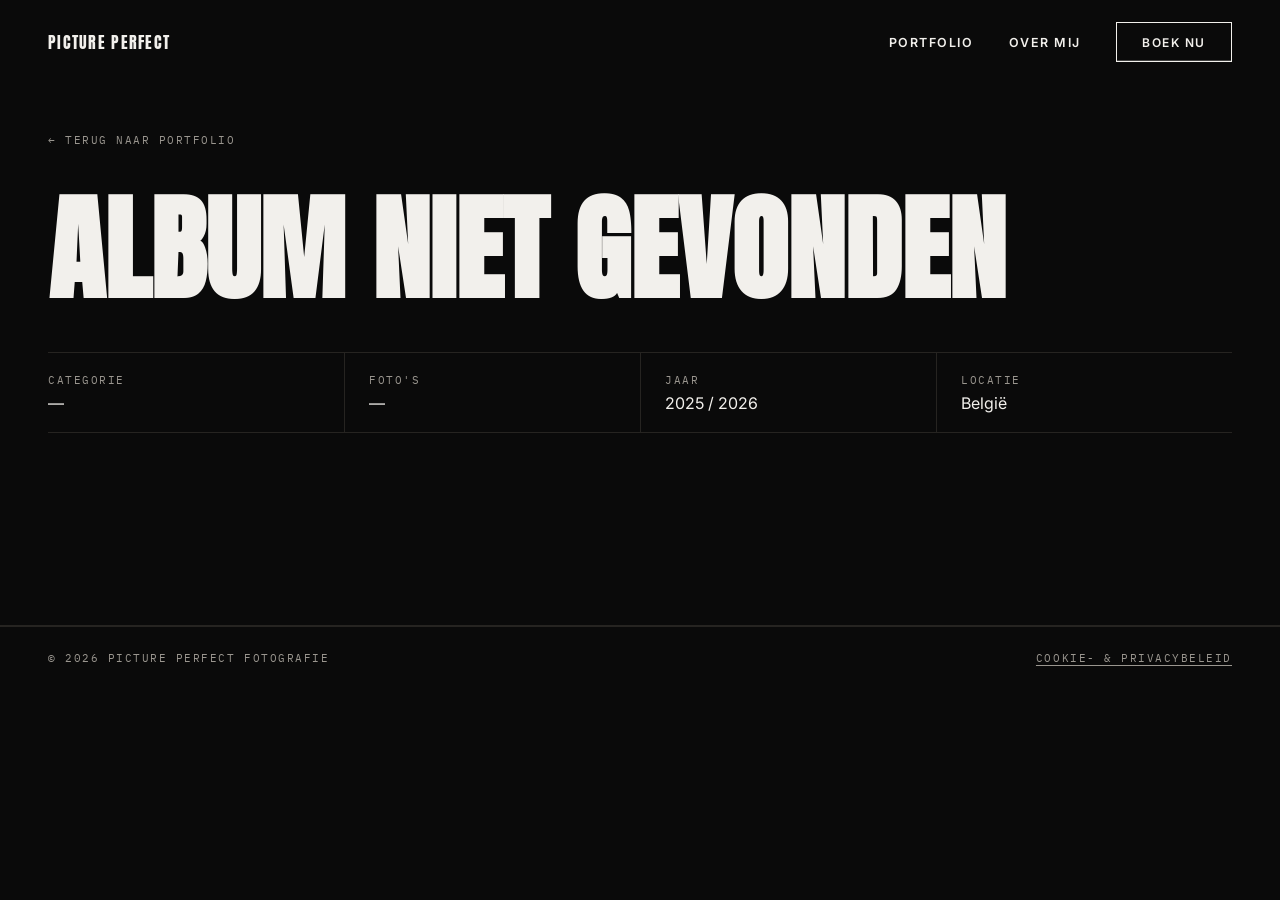
<file: album.html>
<!DOCTYPE html>
<html lang="nl">
<head>
  <meta charset="UTF-8">
  <meta name="viewport" content="width=device-width, initial-scale=1.0">
  <title>Album — Picture Perfect</title>

  <link rel="preconnect" href="https://fonts.googleapis.com">
  <link rel="preconnect" href="https://fonts.gstatic.com" crossorigin>
  <link href="https://fonts.googleapis.com/css2?family=Anton&family=Great+Vibes&family=IBM+Plex+Mono:wght@400;500&family=Inter:wght@400;600&family=Italiana&display=swap" rel="stylesheet">

  <link rel="stylesheet" href="style.css">
</head>
<body>

  <!-- ===== HEADER ===== -->
  <header class="site-header">
    <a href="index.html" class="logo">PICTURE PERFECT</a>

    <button class="hamburger" aria-label="Menu openen" aria-expanded="false">
      <span></span><span></span><span></span>
    </button>

    <nav class="nav">
      <a href="index.html#portfolio">PORTFOLIO</a>
      <a href="index.html#over-mij">OVER MIJ</a>
      <a href="index.html#contact" class="btn">BOEK NU</a>
    </nav>
  </header>

  <!-- ===== ALBUM HEADER — layout F (filled in by script.js) ===== -->
  <section class="album">
    <a class="meta album__back" data-album-back href="index.html">&larr; TERUG NAAR PORTFOLIO</a>
    <h1 class="album__title" data-album-title>ALBUM</h1>
    <div class="album__specs">
      <div class="meta"><span>CATEGORIE</span><span class="v" data-spec-category>—</span></div>
      <div class="meta"><span>FOTO'S</span><span class="v" data-spec-count>—</span></div>
      <div class="meta"><span>JAAR</span><span class="v">2025 / 2026</span></div>
      <div class="meta"><span>LOCATIE</span><span class="v">België</span></div>
    </div>
  </section>

  <!-- ===== GALLERY — efferd masonry with contact-sheet numbers ===== -->
  <div class="gallery" data-album-gallery></div>

  <!-- ===== FOOTER (compact) ===== -->
  <footer class="footer">
    <div class="footer__bottom">
      <p class="meta">&copy; 2026 PICTURE PERFECT FOTOGRAFIE</p>
      <a class="meta" href="privacybeleid.html">COOKIE- &amp; PRIVACYBELEID</a>
    </div>
  </footer>

  <script src="albums.js"></script>
  <script src="script.js"></script>
</body>
</html>
</file>
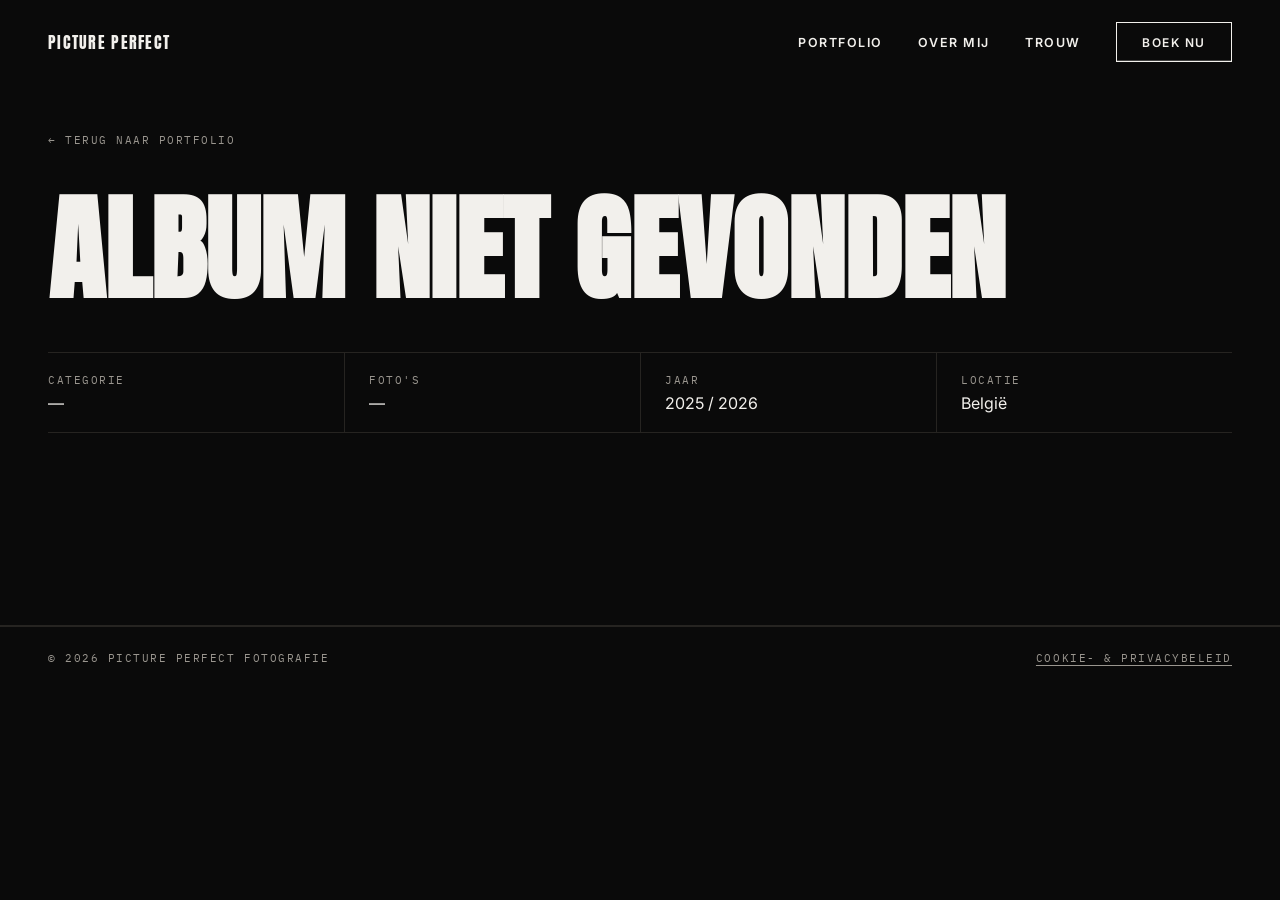
<file: demo-album.html>
<!DOCTYPE html>
<html lang="nl">
<head>
  <meta charset="UTF-8">
  <meta name="viewport" content="width=device-width, initial-scale=1.0">
  <title>Album — Picture Perfect (demo)</title>

  <link rel="preconnect" href="https://fonts.googleapis.com">
  <link rel="preconnect" href="https://fonts.gstatic.com" crossorigin>
  <link href="https://fonts.googleapis.com/css2?family=Anton&family=Great+Vibes&family=IBM+Plex+Mono:wght@400;500&family=Inter:wght@400;600&family=Italiana&display=swap" rel="stylesheet">

  <link rel="stylesheet" href="demo.css">
</head>
<body>

  <!-- ===== HEADER ===== -->
  <header class="site-header">
    <a href="demo-index.html" class="logo">PICTURE PERFECT</a>

    <button class="hamburger" aria-label="Menu openen" aria-expanded="false">
      <span></span><span></span><span></span>
    </button>

    <nav class="nav">
      <a href="demo-index.html#portfolio">PORTFOLIO</a>
      <a href="demo-index.html#over-mij">OVER MIJ</a>
      <a href="demo-index.html#trouw">TROUW</a>
      <a href="demo-index.html#contact" class="btn">BOEK NU</a>
    </nav>
  </header>

  <!-- ===== ALBUM HEADER — layout F (filled in by demo.js) ===== -->
  <section class="album">
    <a class="meta album__back" data-album-back href="demo-index.html">&larr; TERUG NAAR PORTFOLIO</a>
    <h1 class="album__title" data-album-title>ALBUM</h1>
    <div class="album__specs">
      <div class="meta"><span>CATEGORIE</span><span class="v" data-spec-category>—</span></div>
      <div class="meta"><span>FOTO'S</span><span class="v" data-spec-count>—</span></div>
      <div class="meta"><span>JAAR</span><span class="v">2025 / 2026</span></div>
      <div class="meta"><span>LOCATIE</span><span class="v">België</span></div>
    </div>
  </section>

  <!-- ===== GALLERY — efferd masonry with contact-sheet numbers ===== -->
  <div class="gallery" data-album-gallery></div>

  <!-- ===== FOOTER (compact) ===== -->
  <footer class="footer">
    <div class="footer__bottom">
      <p class="meta">&copy; 2026 PICTURE PERFECT FOTOGRAFIE</p>
      <a class="meta" href="privacybeleid.html">COOKIE- &amp; PRIVACYBELEID</a>
    </div>
  </footer>

  <script src="albums.js"></script>
  <script src="demo.js"></script>
</body>
</html>
</file>
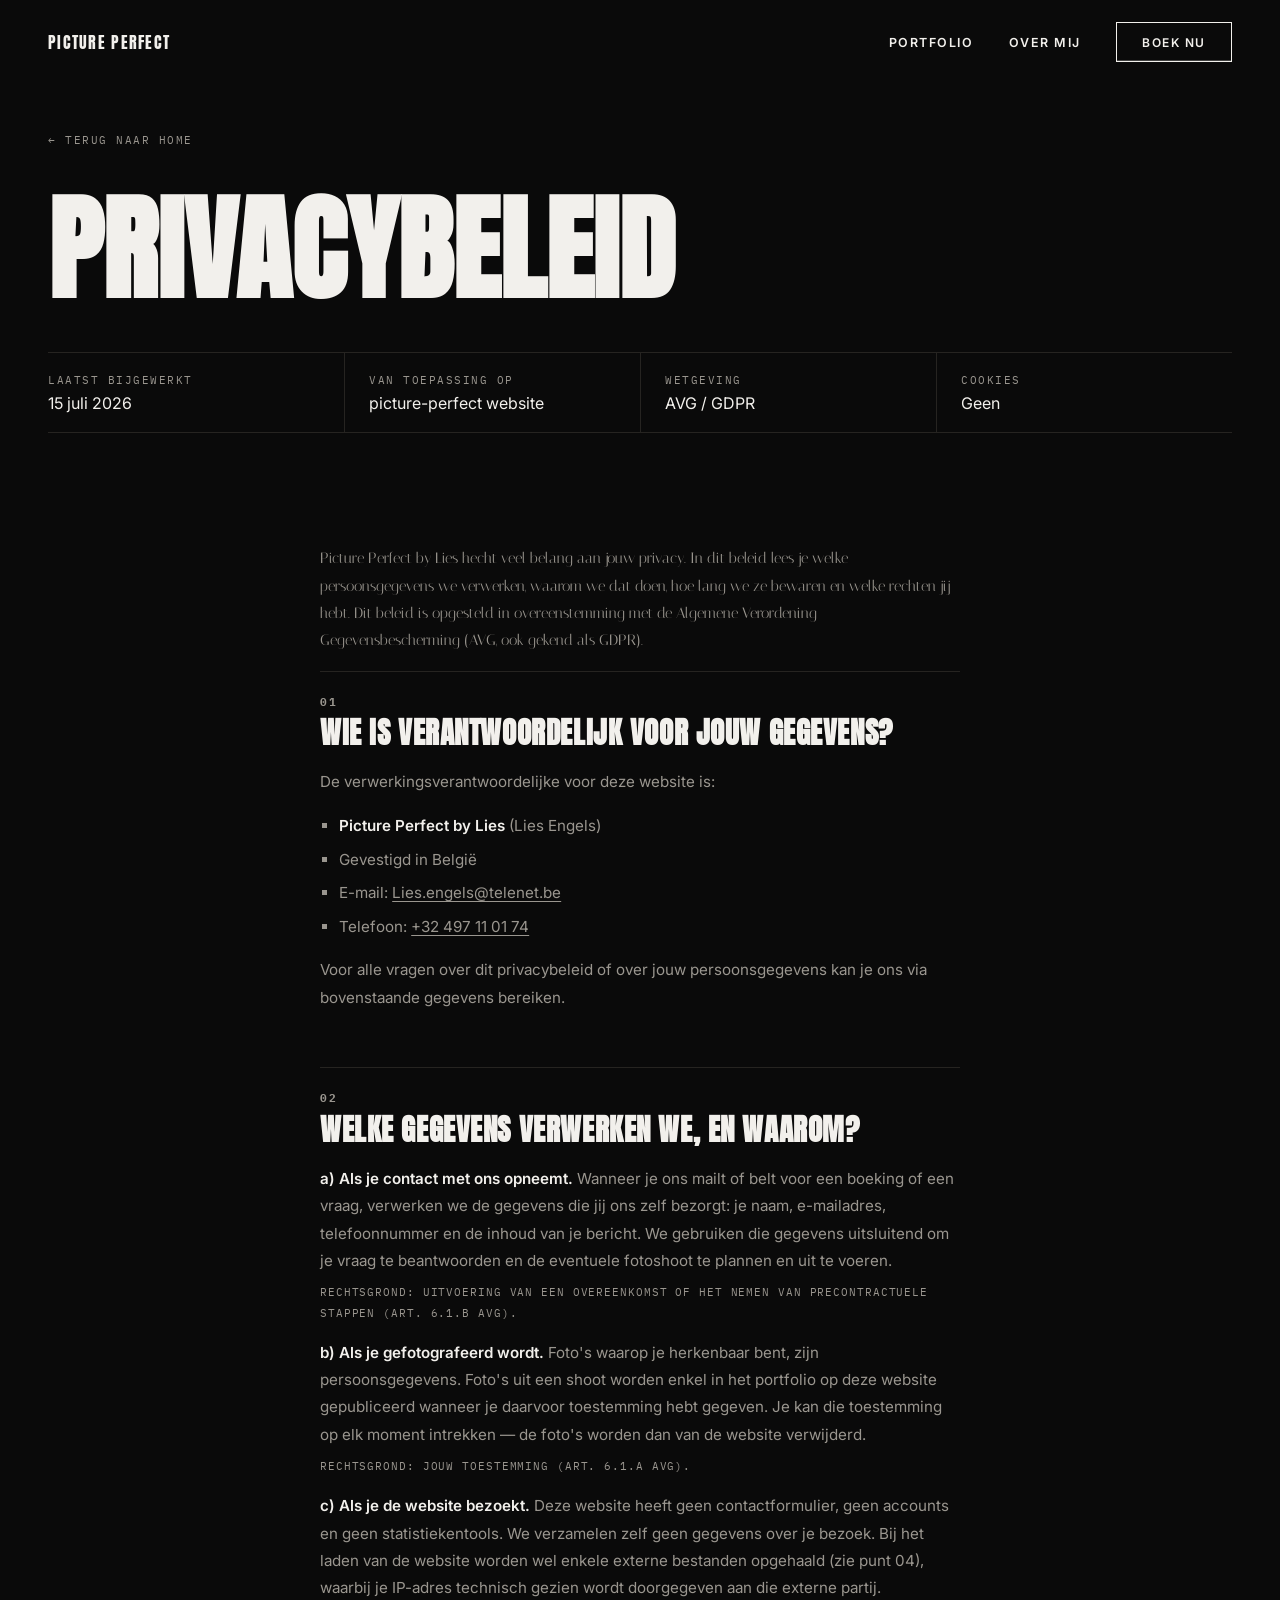
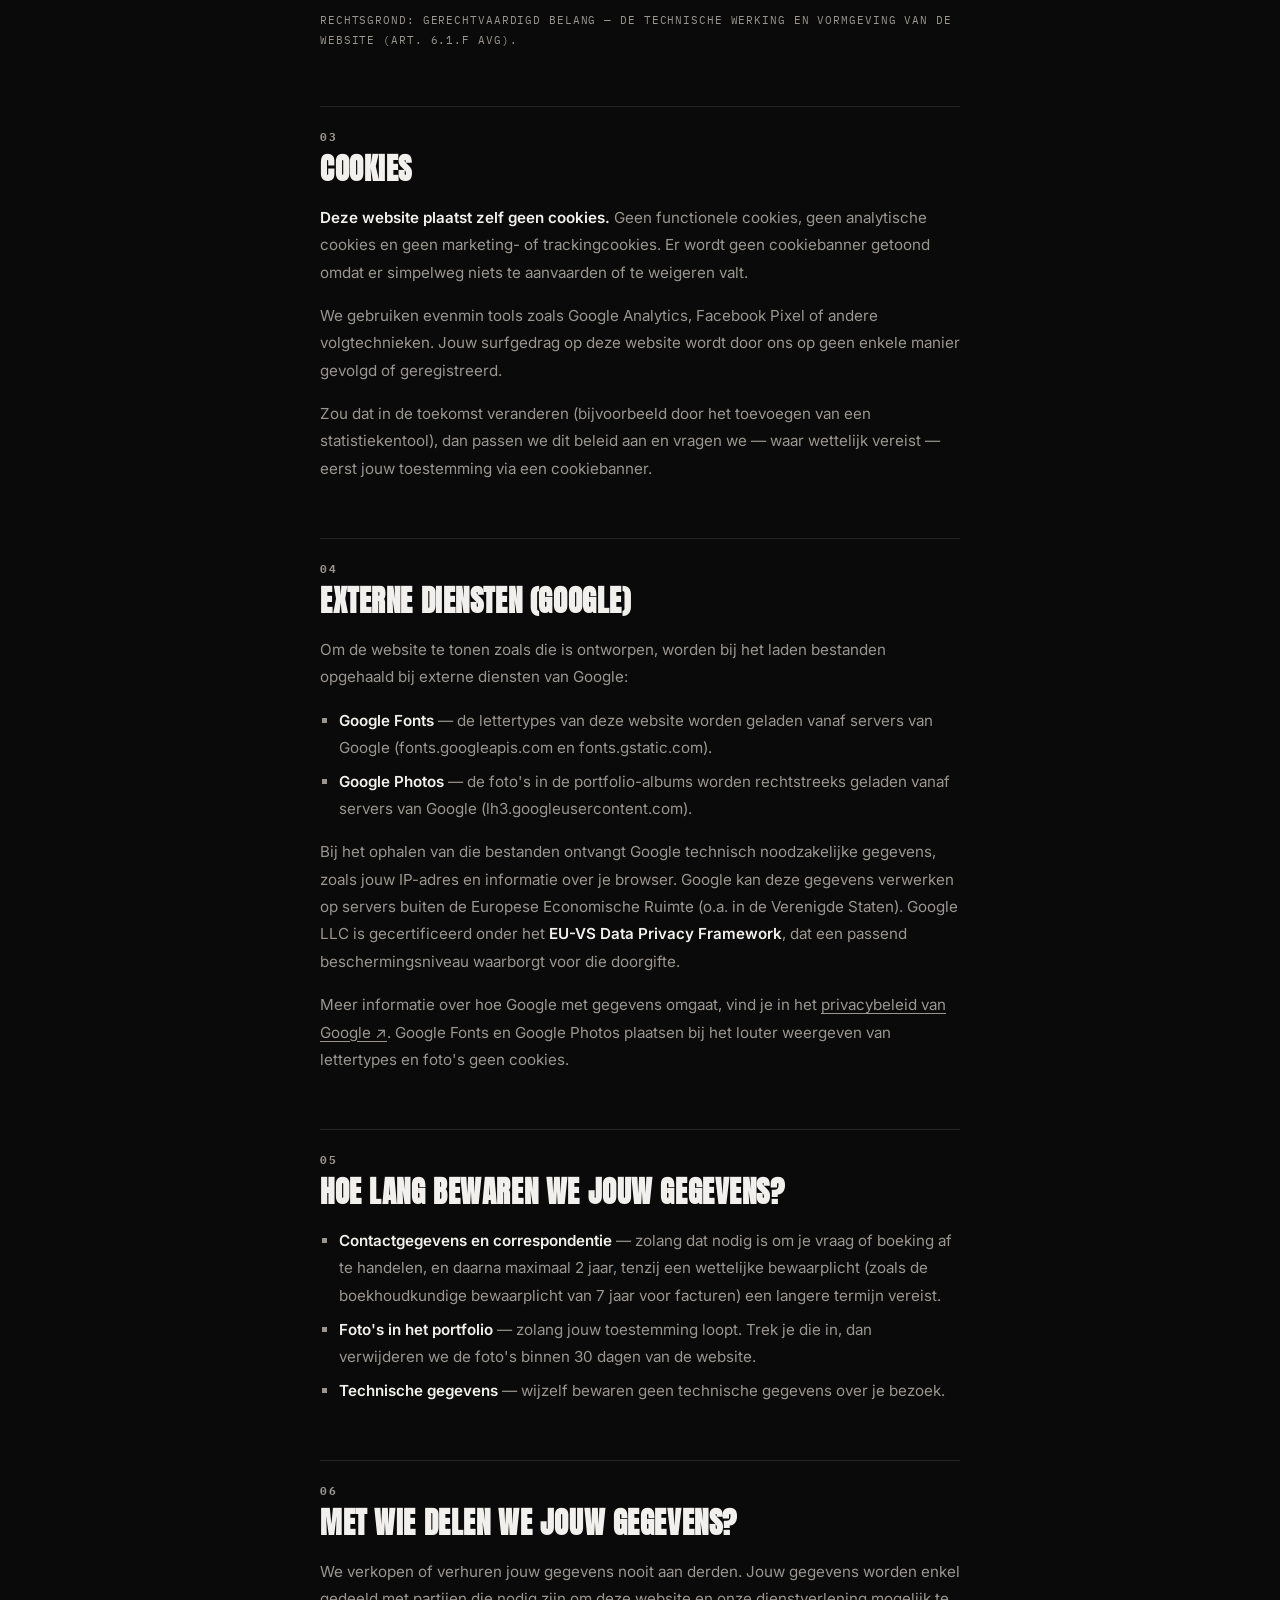
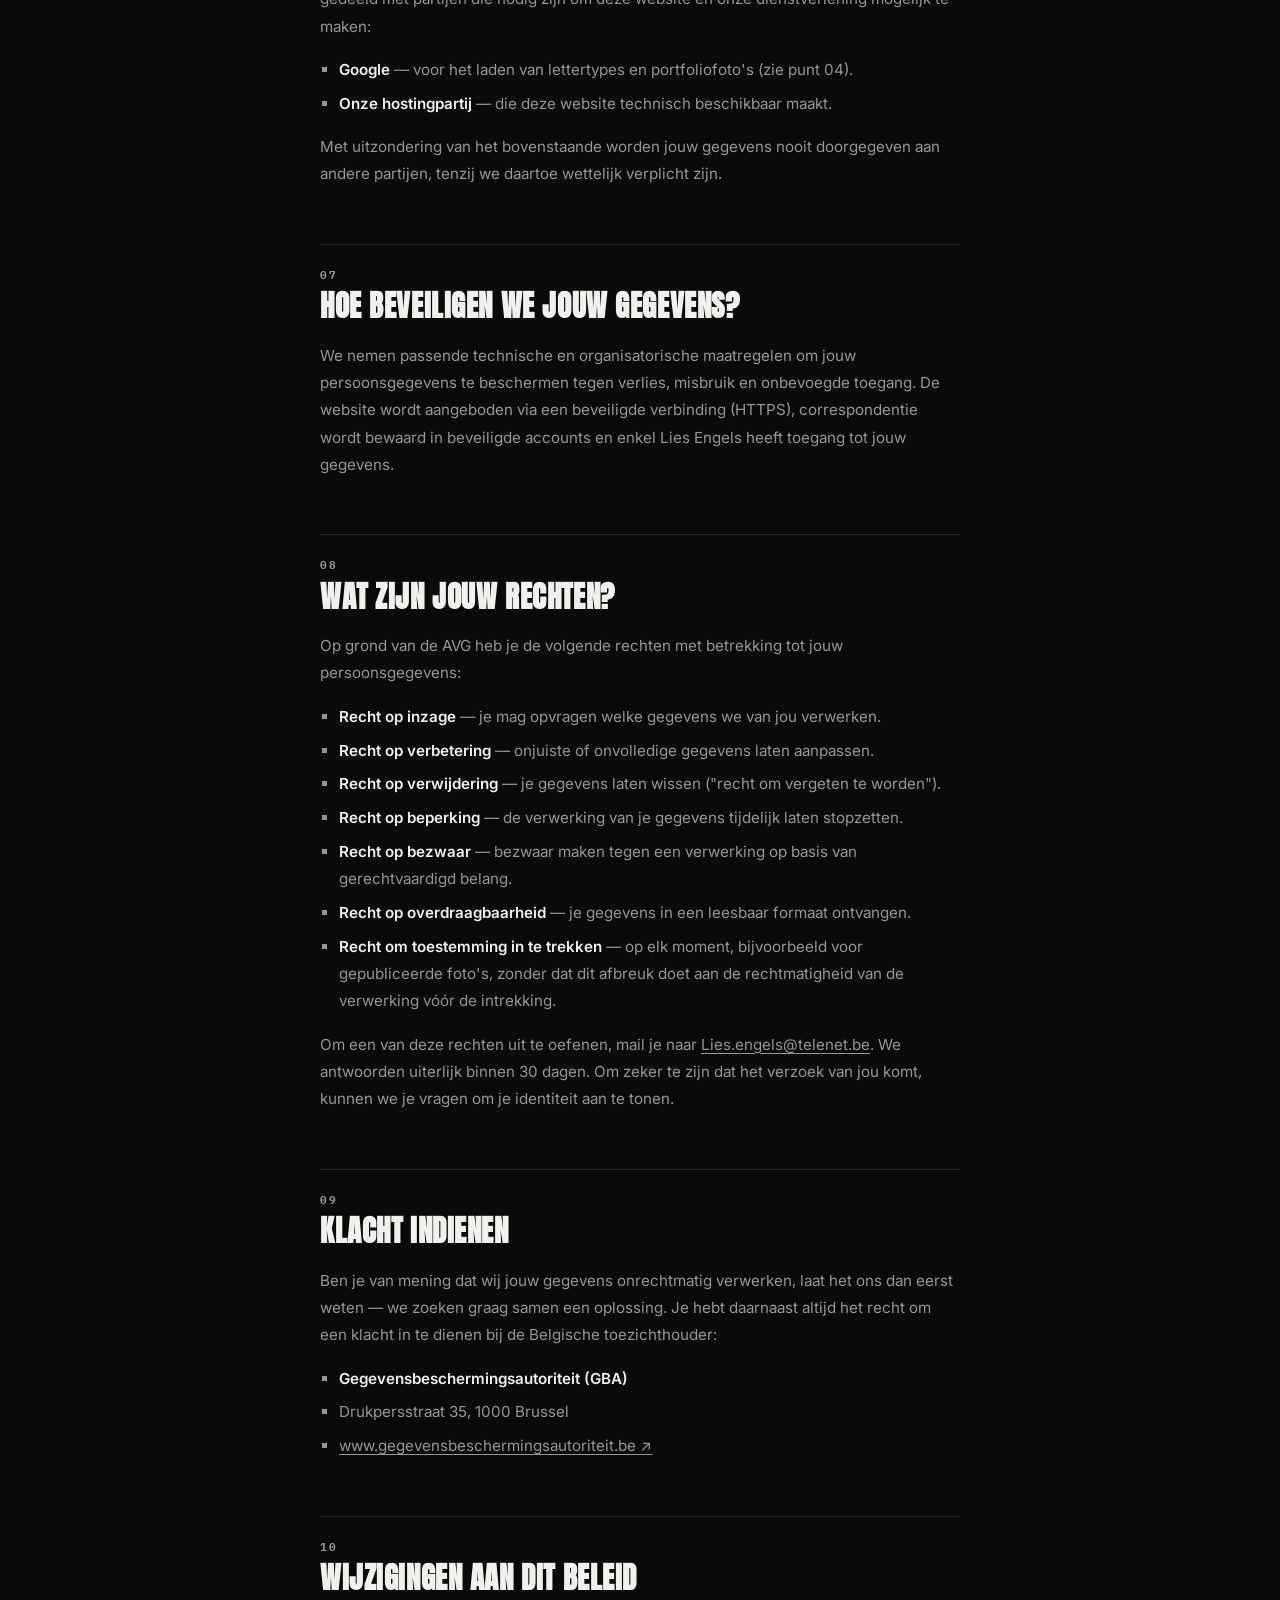
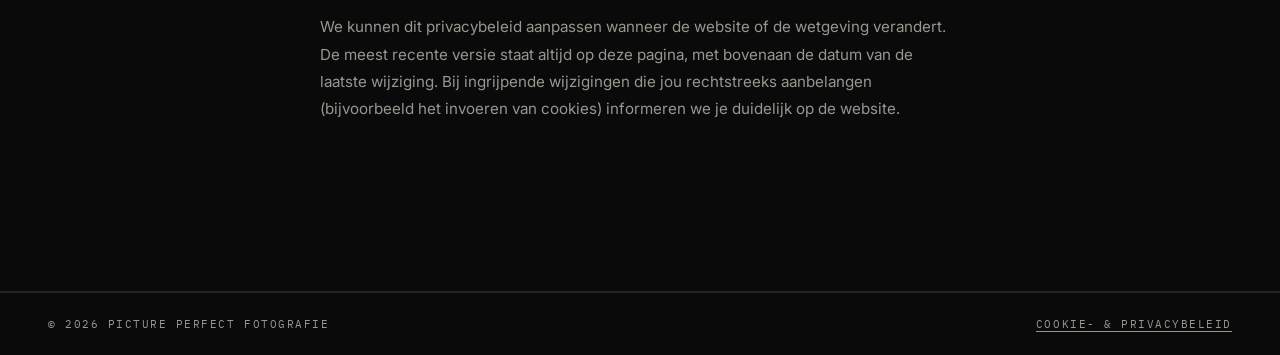
<file: privacybeleid.html>
<!DOCTYPE html>
<html lang="nl">
<head>
  <meta charset="UTF-8">
  <meta name="viewport" content="width=device-width, initial-scale=1.0">
  <title>Cookie- &amp; privacybeleid — Picture Perfect</title>

  <link rel="preconnect" href="https://fonts.googleapis.com">
  <link rel="preconnect" href="https://fonts.gstatic.com" crossorigin>
  <link href="https://fonts.googleapis.com/css2?family=Anton&family=Great+Vibes&family=IBM+Plex+Mono:wght@400;500&family=Inter:wght@400;600&family=Italiana&display=swap" rel="stylesheet">

  <link rel="stylesheet" href="style.css">
</head>
<body>

  <!-- ===== HEADER ===== -->
  <header class="site-header">
    <a href="index.html" class="logo">PICTURE PERFECT</a>

    <button class="hamburger" aria-label="Menu openen" aria-expanded="false">
      <span></span><span></span><span></span>
    </button>

    <nav class="nav">
      <a href="index.html#portfolio">PORTFOLIO</a>
      <a href="index.html#over-mij">OVER MIJ</a>
      <a href="index.html#contact" class="btn">BOEK NU</a>
    </nav>
  </header>

  <!-- ===== TITEL ===== -->
  <section class="album">
    <a class="meta album__back" href="index.html">&larr; TERUG NAAR HOME</a>
    <h1 class="album__title">Privacy&shy;beleid</h1>
    <div class="album__specs">
      <div class="meta"><span>LAATST BIJGEWERKT</span><span class="v">15 juli 2026</span></div>
      <div class="meta"><span>VAN TOEPASSING OP</span><span class="v">picture-perfect website</span></div>
      <div class="meta"><span>WETGEVING</span><span class="v">AVG / GDPR</span></div>
      <div class="meta"><span>COOKIES</span><span class="v">Geen</span></div>
    </div>
  </section>

  <!-- ===== INHOUD ===== -->
  <main class="legal">

    <p class="legal__intro">Picture Perfect by Lies hecht veel belang aan jouw privacy. In dit beleid lees je
    welke persoonsgegevens we verwerken, waarom we dat doen, hoe lang we ze bewaren en welke rechten
    jij hebt. Dit beleid is opgesteld in overeenstemming met de Algemene Verordening
    Gegevensbescherming (AVG, ook gekend als GDPR).</p>

    <section>
      <h2><span class="meta">01</span>Wie is verantwoordelijk voor jouw gegevens?</h2>
      <p>De verwerkingsverantwoordelijke voor deze website is:</p>
      <ul>
        <li><b>Picture Perfect by Lies</b> (Lies Engels)</li>
        <li>Gevestigd in België</li>
        <li>E-mail: <a href="mailto:Lies.engels@telenet.be">Lies.engels@telenet.be</a></li>
        <li>Telefoon: <a href="tel:+32497110174">+32 497 11 01 74</a></li>
      </ul>
      <p>Voor alle vragen over dit privacybeleid of over jouw persoonsgegevens kan je ons via
      bovenstaande gegevens bereiken.</p>
    </section>

    <section>
      <h2><span class="meta">02</span>Welke gegevens verwerken we, en waarom?</h2>
      <p><b>a) Als je contact met ons opneemt.</b> Wanneer je ons mailt of belt voor een boeking of
      een vraag, verwerken we de gegevens die jij ons zelf bezorgt: je naam, e-mailadres,
      telefoonnummer en de inhoud van je bericht. We gebruiken die gegevens uitsluitend om je vraag
      te beantwoorden en de eventuele fotoshoot te plannen en uit te voeren.
      <span class="legal__basis">Rechtsgrond: uitvoering van een overeenkomst of het nemen van
      precontractuele stappen (art. 6.1.b AVG).</span></p>
      <p><b>b) Als je gefotografeerd wordt.</b> Foto's waarop je herkenbaar bent, zijn
      persoonsgegevens. Foto's uit een shoot worden enkel in het portfolio op deze website
      gepubliceerd wanneer je daarvoor toestemming hebt gegeven. Je kan die toestemming op elk
      moment intrekken — de foto's worden dan van de website verwijderd.
      <span class="legal__basis">Rechtsgrond: jouw toestemming (art. 6.1.a AVG).</span></p>
      <p><b>c) Als je de website bezoekt.</b> Deze website heeft geen contactformulier, geen
      accounts en geen statistiekentools. We verzamelen zelf geen gegevens over je bezoek. Bij het
      laden van de website worden wel enkele externe bestanden opgehaald (zie punt 04), waarbij je
      IP-adres technisch gezien wordt doorgegeven aan die externe partij.
      <span class="legal__basis">Rechtsgrond: gerechtvaardigd belang — de technische werking en
      vormgeving van de website (art. 6.1.f AVG).</span></p>
    </section>

    <section>
      <h2><span class="meta">03</span>Cookies</h2>
      <p><b>Deze website plaatst zelf geen cookies.</b> Geen functionele cookies, geen
      analytische cookies en geen marketing- of trackingcookies. Er wordt geen cookiebanner
      getoond omdat er simpelweg niets te aanvaarden of te weigeren valt.</p>
      <p>We gebruiken evenmin tools zoals Google Analytics, Facebook Pixel of andere volgtechnieken.
      Jouw surfgedrag op deze website wordt door ons op geen enkele manier gevolgd of geregistreerd.</p>
      <p>Zou dat in de toekomst veranderen (bijvoorbeeld door het toevoegen van een
      statistiekentool), dan passen we dit beleid aan en vragen we — waar wettelijk vereist — eerst
      jouw toestemming via een cookiebanner.</p>
    </section>

    <section>
      <h2><span class="meta">04</span>Externe diensten (Google)</h2>
      <p>Om de website te tonen zoals die is ontworpen, worden bij het laden bestanden opgehaald bij
      externe diensten van Google:</p>
      <ul>
        <li><b>Google Fonts</b> — de lettertypes van deze website worden geladen vanaf servers van
        Google (fonts.googleapis.com en fonts.gstatic.com).</li>
        <li><b>Google Photos</b> — de foto's in de portfolio-albums worden rechtstreeks geladen
        vanaf servers van Google (lh3.googleusercontent.com).</li>
      </ul>
      <p>Bij het ophalen van die bestanden ontvangt Google technisch noodzakelijke gegevens, zoals
      jouw IP-adres en informatie over je browser. Google kan deze gegevens verwerken op servers
      buiten de Europese Economische Ruimte (o.a. in de Verenigde Staten). Google LLC is
      gecertificeerd onder het <b>EU-VS Data Privacy Framework</b>, dat een passend
      beschermingsniveau waarborgt voor die doorgifte.</p>
      <p>Meer informatie over hoe Google met gegevens omgaat, vind je in het
      <a href="https://policies.google.com/privacy?hl=nl" target="_blank" rel="noopener">privacybeleid van Google &nearr;</a>.
      Google Fonts en Google Photos plaatsen bij het louter weergeven van lettertypes en foto's
      geen cookies.</p>
    </section>

    <section>
      <h2><span class="meta">05</span>Hoe lang bewaren we jouw gegevens?</h2>
      <ul>
        <li><b>Contactgegevens en correspondentie</b> — zolang dat nodig is om je vraag of boeking
        af te handelen, en daarna maximaal 2 jaar, tenzij een wettelijke bewaarplicht (zoals de
        boekhoudkundige bewaarplicht van 7 jaar voor facturen) een langere termijn vereist.</li>
        <li><b>Foto's in het portfolio</b> — zolang jouw toestemming loopt. Trek je die in, dan
        verwijderen we de foto's binnen 30 dagen van de website.</li>
        <li><b>Technische gegevens</b> — wijzelf bewaren geen technische gegevens over je bezoek.</li>
      </ul>
    </section>

    <section>
      <h2><span class="meta">06</span>Met wie delen we jouw gegevens?</h2>
      <p>We verkopen of verhuren jouw gegevens nooit aan derden. Jouw gegevens worden enkel gedeeld
      met partijen die nodig zijn om deze website en onze dienstverlening mogelijk te maken:</p>
      <ul>
        <li><b>Google</b> — voor het laden van lettertypes en portfoliofoto's (zie punt 04).</li>
        <li><b>Onze hostingpartij</b> — die deze website technisch beschikbaar maakt.</li>
      </ul>
      <p>Met uitzondering van het bovenstaande worden jouw gegevens nooit doorgegeven aan andere
      partijen, tenzij we daartoe wettelijk verplicht zijn.</p>
    </section>

    <section>
      <h2><span class="meta">07</span>Hoe beveiligen we jouw gegevens?</h2>
      <p>We nemen passende technische en organisatorische maatregelen om jouw persoonsgegevens te
      beschermen tegen verlies, misbruik en onbevoegde toegang. De website wordt aangeboden via een
      beveiligde verbinding (HTTPS), correspondentie wordt bewaard in beveiligde accounts en enkel
      Lies Engels heeft toegang tot jouw gegevens.</p>
    </section>

    <section>
      <h2><span class="meta">08</span>Wat zijn jouw rechten?</h2>
      <p>Op grond van de AVG heb je de volgende rechten met betrekking tot jouw persoonsgegevens:</p>
      <ul>
        <li><b>Recht op inzage</b> — je mag opvragen welke gegevens we van jou verwerken.</li>
        <li><b>Recht op verbetering</b> — onjuiste of onvolledige gegevens laten aanpassen.</li>
        <li><b>Recht op verwijdering</b> — je gegevens laten wissen ("recht om vergeten te worden").</li>
        <li><b>Recht op beperking</b> — de verwerking van je gegevens tijdelijk laten stopzetten.</li>
        <li><b>Recht op bezwaar</b> — bezwaar maken tegen een verwerking op basis van gerechtvaardigd belang.</li>
        <li><b>Recht op overdraagbaarheid</b> — je gegevens in een leesbaar formaat ontvangen.</li>
        <li><b>Recht om toestemming in te trekken</b> — op elk moment, bijvoorbeeld voor gepubliceerde
        foto's, zonder dat dit afbreuk doet aan de rechtmatigheid van de verwerking vóór de intrekking.</li>
      </ul>
      <p>Om een van deze rechten uit te oefenen, mail je naar
      <a href="mailto:Lies.engels@telenet.be">Lies.engels@telenet.be</a>. We antwoorden uiterlijk
      binnen 30 dagen. Om zeker te zijn dat het verzoek van jou komt, kunnen we je vragen om je
      identiteit aan te tonen.</p>
    </section>

    <section>
      <h2><span class="meta">09</span>Klacht indienen</h2>
      <p>Ben je van mening dat wij jouw gegevens onrechtmatig verwerken, laat het ons dan eerst
      weten — we zoeken graag samen een oplossing. Je hebt daarnaast altijd het recht om een klacht
      in te dienen bij de Belgische toezichthouder:</p>
      <ul>
        <li><b>Gegevensbeschermingsautoriteit (GBA)</b></li>
        <li>Drukpersstraat 35, 1000 Brussel</li>
        <li><a href="https://www.gegevensbeschermingsautoriteit.be" target="_blank" rel="noopener">www.gegevensbeschermingsautoriteit.be &nearr;</a></li>
      </ul>
    </section>

    <section>
      <h2><span class="meta">10</span>Wijzigingen aan dit beleid</h2>
      <p>We kunnen dit privacybeleid aanpassen wanneer de website of de wetgeving verandert. De meest
      recente versie staat altijd op deze pagina, met bovenaan de datum van de laatste wijziging.
      Bij ingrijpende wijzigingen die jou rechtstreeks aanbelangen (bijvoorbeeld het invoeren van
      cookies) informeren we je duidelijk op de website.</p>
    </section>

  </main>

  <!-- ===== FOOTER (compact) ===== -->
  <footer class="footer">
    <div class="footer__bottom">
      <p class="meta">&copy; 2026 PICTURE PERFECT FOTOGRAFIE</p>
      <a class="meta" href="privacybeleid.html">COOKIE- &amp; PRIVACYBELEID</a>
    </div>
  </footer>

  <script src="script.js"></script>
</body>
</html>
</file>
<file: style.css>
/* ==========================================================
   PICTURE PERFECT
   Combines layout demos A–G and animation demos 1–10.
   Used only by index.html and album.html.
   ========================================================== */

*, *::before, *::after { margin: 0; padding: 0; box-sizing: border-box; }

:root {
  --bg: #0a0a0a;
  --panel: #121110;
  --text: #f2f0ec;   /* warm white */
  --muted: #9a968f;
  --line: #262421;
  --font-display: 'Anton', sans-serif;
  --font-serif: 'Italiana', serif;
  --font-script: 'Great Vibes', cursive;
  --font-body: 'Inter', sans-serif;
  --font-mono: 'IBM Plex Mono', monospace;
  --pad: clamp(1.5rem, 4vw, 3rem);
  --section: clamp(9rem, 14vw, 15rem);
  --ease-out: cubic-bezier(0.22, 1, 0.36, 1);
  --ease-inout: cubic-bezier(0.65, 0, 0.35, 1);
}

html { scroll-behavior: smooth; }

body {
  font-family: var(--font-body);
  background: var(--bg);
  color: var(--text);
  -webkit-font-smoothing: antialiased;
}

img { display: block; }
a { color: inherit; text-decoration: none; }
ul { list-style: none; }

/* ---------- caption / metadata system (the signature) ---------- */
.meta {
  font-family: var(--font-mono);
  font-size: 0.68rem;
  letter-spacing: 0.14em;
  text-transform: uppercase;
  color: var(--muted);
}
.meta b { color: var(--text); font-weight: 500; }

/* ---------- buttons (animation 9) ---------- */
.btn {
  display: inline-block;
  font: 600 0.85rem var(--font-body);
  letter-spacing: 0.12em;
  padding: 1rem 2.5rem;
  border: 1px solid var(--text);
  background: transparent;
  color: var(--text);
  position: relative;
  overflow: hidden;
  cursor: pointer;
  transition: color 0.35s ease;
  z-index: 1;
}
.btn::before {
  content: '';
  position: absolute;
  inset: 0;
  background: var(--text);
  transform: translateY(101%);
  transition: transform 0.4s var(--ease-inout);
  z-index: -1;
}
.btn:hover { color: var(--bg); }
.btn:hover::before { transform: translateY(0); }
.btn--sweep::before { transform: translateX(-101%); }
.btn--sweep:hover::before { transform: translateX(0); }
.btn .ar { display: inline-block; margin-left: 0.6em; transition: transform 0.3s ease; }
.btn:hover .ar { transform: translateX(6px); }

/* ==========================================================
   SCROLL REVEALS (fade-up, staggered via --d in ms)
   ========================================================== */
[data-reveal] {
  opacity: 0;
  transform: translateY(28px);
  transition: opacity 0.8s ease, transform 0.8s var(--ease-out);
  transition-delay: calc(var(--d, 0) * 1ms);
}
[data-reveal].is-in {
  opacity: 1;
  transform: none;
}

/* ---------- image curtain (animation 5) ---------- */
.curtain { position: relative; overflow: hidden; }
.curtain img {
  transform: scale(1.22);
  transition: transform 1.6s var(--ease-out);
}
.curtain::after {
  content: '';
  position: absolute;
  inset: 0;
  background: var(--bg);
  transition: transform 1.1s var(--ease-inout);
}
.curtain.is-in img { transform: scale(1); }
.curtain.is-in::after { transform: translateX(101%); }

/* ---------- ken burns (animation 6) ---------- */
.kenburns img { animation: kenburns 16s ease-in-out infinite alternate; }
@keyframes kenburns {
  from { transform: scale(1) translate(0, 0); }
  to   { transform: scale(1.1) translate(-1.5%, 1.5%); }
}

/* ---------- film grain + vignette (animation 10) ---------- */
.grain::before {
  content: '';
  position: absolute;
  inset: 0;
  background: radial-gradient(ellipse at center, transparent 55%, rgba(0, 0, 0, 0.5) 100%);
  pointer-events: none;
  z-index: 2;
}
.grain::after {
  content: '';
  position: absolute;
  inset: -50%;
  background-image: url("data:image/svg+xml,%3Csvg xmlns='http://www.w3.org/2000/svg' width='120' height='120'%3E%3Cfilter id='n'%3E%3CfeTurbulence type='fractalNoise' baseFrequency='0.9' numOctaves='2'/%3E%3C/filter%3E%3Crect width='120' height='120' filter='url(%23n)' opacity='0.13'/%3E%3C/svg%3E");
  animation: grain 0.5s steps(4) infinite;
  pointer-events: none;
  z-index: 2;
}
@keyframes grain {
  to { transform: translate(-8%, 6%); }
}

/* ---------- letters cascade (animation 1) ---------- */
.cascade span {
  display: inline-block;
  opacity: 0;
  transform: translateY(0.6em) rotate(6deg);
}
.cascade.play span {
  animation: cascade 0.7s var(--ease-out) forwards;
  animation-delay: calc(var(--i) * 45ms);
}
@keyframes cascade {
  to { opacity: 1; transform: translateY(0) rotate(0); }
}

/* ---------- blur & tracking (animation 3) ---------- */
.blur-in {
  opacity: 0;
  filter: blur(14px);
  letter-spacing: 0.4em;
}
.blur-in.play {
  animation: blurin 1.6s ease forwards;
}
@keyframes blurin {
  to { opacity: 1; filter: blur(0); letter-spacing: 0.02em; }
}

/* ==========================================================
   HEADER / NAV
   ========================================================== */
.site-header {
  position: fixed;
  top: 0; left: 0; right: 0;
  z-index: 100;
  display: flex;
  align-items: center;
  justify-content: space-between;
  padding: 1.4rem var(--pad);
  mix-blend-mode: normal;
}
.logo {
  font-family: var(--font-display);
  font-size: 1rem;
  letter-spacing: 0.08em;
  z-index: 110;
}
.hamburger {
  border: none;
  background: transparent;
  display: none;
  flex-direction: column;
  justify-content: center;
  gap: 6px;
  width: 44px;
  height: 44px;
  padding: 8px;
  cursor: pointer;
  z-index: 110;
}
.hamburger span {
  width: 100%; height: 2px;
  background: var(--text);
  transition: transform 0.3s ease, opacity 0.3s ease;
}
.hamburger.is-open span:nth-child(1) { transform: translateY(8px) rotate(45deg); }
.hamburger.is-open span:nth-child(2) { opacity: 0; }
.hamburger.is-open span:nth-child(3) { transform: translateY(-8px) rotate(-45deg); }

.nav { display: flex; align-items: center; gap: 2.2rem; }
.nav a:not(.btn) {
  font: 600 0.78rem var(--font-body);
  letter-spacing: 0.12em;
  position: relative;
}
.nav a:not(.btn)::after {
  content: '';
  position: absolute;
  left: 0; bottom: -5px;
  width: 100%; height: 1px;
  background: var(--text);
  transform: scaleX(0);
  transform-origin: left;
  transition: transform 0.4s var(--ease-out);
}
.nav a:not(.btn):hover::after { transform: scaleX(1); }
.nav .btn { padding: 0.7rem 1.6rem; font-size: 0.75rem; }

@media (max-width: 900px) {
  .hamburger { display: flex; }
  .nav {
    position: fixed;
    inset: 0;
    background: var(--bg);
    flex-direction: column;
    justify-content: center;
    gap: 2.5rem;
    opacity: 0;
    visibility: hidden;
    transition: opacity 0.3s ease, visibility 0.3s ease;
  }
  .nav.is-open { opacity: 1; visibility: visible; }
  .nav a:not(.btn) { font-family: var(--font-display); font-size: 2rem; font-weight: 400; }
  body.nav-open { overflow: hidden; }
}

/* ==========================================================
   HERO (overlap: titel over de foto + animations 2, 6, 10)
   ========================================================== */
.hero {
  min-height: 100svh;
  position: relative;
  overflow: hidden;
}
.hero__photo {
  position: absolute;
  top: 0; right: 0; bottom: 0;
  /* breed genoeg zodat de titel altijd over de foto valt, ook op grote schermen */
  width: max(62%, calc(100% - 780px));
  overflow: hidden;
}
.hero__photo img {
  width: 100%; height: 100%;
  object-fit: cover;
  filter: grayscale(100%) contrast(1.05);
}
.hero__photo .shade {
  position: absolute; inset: 0;
  background: linear-gradient(to right, rgba(10, 10, 10, 0.35), transparent 40%);
  z-index: 3;
}
.hero__lockup {
  position: absolute;
  top: 50%; left: var(--pad);
  transform: translateY(-50%);
  z-index: 5;
}
.hero__kicker { margin-bottom: 2rem; }
.hero__title {
  font-family: var(--font-display);
  font-size: clamp(3.5rem, 12.5vw, 15rem);
  line-height: 0.9;
  text-transform: uppercase;
  white-space: nowrap;
  text-shadow: 0 2px 40px rgba(0, 0, 0, 0.4);
}
.hero__title .outline {
  color: transparent;
  -webkit-text-stroke: 1.5px var(--text);
  text-shadow: none;
}
.hero__script {
  font-family: var(--font-script);
  font-size: clamp(2rem, 5vw, 4.5rem);
  display: block;
  margin: -0.2em 0 0 3.5em;
  rotate: -3deg;
}
.hero__meta {
  position: absolute;
  left: var(--pad); bottom: 2.5rem;
  z-index: 5;
}
/* line mask reveal (animation 2) */
.line { overflow: hidden; display: block; }
.line > span {
  display: block;
  transform: translateY(112%);
  transition: transform 0.95s var(--ease-out);
  transition-delay: var(--d, 0s);
}
.play .line > span { transform: translateY(0); }
.hero__kicker,
.hero__script,
.hero__meta {
  opacity: 0;
  transition: opacity 1s ease 0.7s;
}
.play .hero__kicker,
.play .hero__script,
.play .hero__meta { opacity: 1; }
@media (max-width: 900px) {
  .hero__photo { width: 100%; opacity: 0.45; }
  .hero__title { white-space: normal; }
  .hero__script { margin-left: 1.5em; }
}

/* ==========================================================
   WORK INDEX (layout B + hover preview)
   ========================================================== */
.work { padding: var(--section) 0; position: relative; }
.work__head {
  max-width: 76rem;
  margin: 0 auto 3rem;
  padding: 0 var(--pad);
  display: flex;
  justify-content: space-between;
  align-items: baseline;
  gap: 1rem;
}
.work__head h2 {
  font-family: var(--font-serif);
  font-size: clamp(1.8rem, 4vw, 3rem);
  letter-spacing: 0.06em;
  text-transform: uppercase;
}
.work__row {
  max-width: 76rem;
  margin: 0 auto;
  padding: 2.2rem var(--pad);
  border-top: 1px solid var(--line);
  display: grid;
  grid-template-columns: 3rem 1fr auto auto;
  align-items: baseline;
  gap: 2rem;
  transition: background 0.3s ease, padding-left 0.3s ease;
}
.work__row:last-of-type { border-bottom: 1px solid var(--line); }
.work__row:hover { background: var(--panel); padding-left: calc(var(--pad) + 0.8rem); }
.work__row .t {
  font-family: var(--font-display);
  font-size: clamp(1.8rem, 4.5vw, 3.4rem);
  text-transform: uppercase;
  line-height: 1;
}
.work__row .arrow { font-size: 1.4rem; transition: transform 0.3s ease; }
.work__row:hover .arrow { transform: translateX(8px); }
.work__preview {
  position: absolute;
  width: 260px;
  aspect-ratio: 4 / 5;
  object-fit: cover;
  pointer-events: none;
  opacity: 0;
  transform: scale(0.92) rotate(2deg);
  transition: opacity 0.25s ease, transform 0.35s var(--ease-out);
  z-index: 10;
  border-radius: 4px;
}
.work__preview.on { opacity: 1; transform: scale(1) rotate(0); }
@media (max-width: 900px) {
  .work__row { grid-template-columns: 2rem 1fr auto; }
  .work__row .cat { display: none; }
  .work__preview { display: none; }
}

/* ==========================================================
   MUSEUM GRID (layout C + curtain + hover)
   ========================================================== */
.museum { padding: var(--section) var(--pad); max-width: 80rem; margin: 0 auto; }
.museum__head { margin-bottom: 4rem; display: flex; justify-content: space-between; align-items: baseline; gap: 1rem; }
.museum__head h2 {
  font-family: var(--font-serif);
  font-size: clamp(1.8rem, 4vw, 3rem);
  letter-spacing: 0.06em;
  text-transform: uppercase;
}
.museum__grid {
  display: grid;
  grid-template-columns: repeat(12, 1fr);
  gap: 1.5rem 2rem;
}
.museum__item img {
  width: 100%;
  object-fit: cover;
  filter: grayscale(100%);
  transition: filter 0.6s ease, transform 1.6s var(--ease-out);
}
.museum__item:hover img { filter: grayscale(0%); }
.museum__item .meta { margin-top: 0.8rem; display: flex; justify-content: space-between; }
.museum__item.m-a { grid-column: 1 / 6; }
.museum__item.m-a img { aspect-ratio: 3 / 4; }
.museum__item.m-b { grid-column: 7 / 13; margin-top: 8rem; }
.museum__item.m-b img { aspect-ratio: 4 / 3; }
.museum__item.m-c { grid-column: 3 / 9; margin-top: 4rem; }
.museum__item.m-c img { aspect-ratio: 16 / 10; }
.museum__more {
  grid-column: 9 / 13;
  align-self: end;
  font-family: var(--font-display);
  font-size: clamp(2rem, 5vw, 4rem);
  line-height: 1;
  text-transform: uppercase;
  color: transparent;
  -webkit-text-stroke: 1px var(--muted);
  transition: -webkit-text-stroke-color 0.3s ease;
}
.museum__more:hover { -webkit-text-stroke-color: var(--text); }
@media (max-width: 900px) {
  .museum__item.m-a, .museum__item.m-b, .museum__item.m-c, .museum__more {
    grid-column: 1 / 13;
    margin-top: 2rem;
  }
}
/* mobiel/tablet: geen hover mogelijk, dus meteen in kleur */
@media (hover: none), (pointer: coarse), (max-width: 1024px) {
  .museum__item img { filter: none; }
}

/* ==========================================================
   ABOUT SPREAD (layout D + blur quote + curtain portrait)
   ========================================================== */
.about {
  padding: var(--section) var(--pad);
  max-width: 80rem;
  margin: 0 auto;
  display: grid;
  grid-template-columns: repeat(12, 1fr);
  gap: 2rem;
}
.about__photo { grid-column: 1 / 6; position: relative; }
.about__photo img {
  width: 100%;
  aspect-ratio: 3 / 4;
  object-fit: cover;
  filter: grayscale(100%);
}
.about__photo > .meta { position: absolute; left: 0; bottom: -1.8rem; }
.about__body {
  grid-column: 7 / 13;
  display: flex;
  flex-direction: column;
  justify-content: center;
  gap: 2rem;
}
.about__quote {
  font-family: var(--font-serif);
  font-size: clamp(1.8rem, 3.6vw, 3.2rem);
  line-height: 1.25;
}
.about__quote .accent { font-family: var(--font-script); font-size: 1.1em; }
.about__text {
  color: var(--muted);
  line-height: 1.8;
  max-width: 52ch;
  font-size: 0.95rem;
}
.about__text::first-letter {
  font-family: var(--font-serif);
  font-size: 3.4em;
  float: left;
  line-height: 0.85;
  margin: 0.05em 0.15em 0 0;
  color: var(--text);
}
.about__sig { font-family: var(--font-script); font-size: 2.6rem; }
.about__facts {
  display: grid;
  grid-template-columns: repeat(3, auto);
  gap: 2.5rem;
  justify-content: start;
  border-top: 1px solid var(--line);
  padding-top: 1.5rem;
}
.about__facts .v {
  display: block;
  margin-top: 0.4rem;
  font: 400 0.85rem var(--font-body);
  color: var(--text);
  letter-spacing: 0;
  text-transform: none;
}
@media (max-width: 900px) {
  .about__photo { grid-column: 1 / 13; }
  .about__body { grid-column: 1 / 13; margin-top: 3rem; }
  .about__facts { grid-template-columns: 1fr 1fr; gap: 1.5rem; }
}

/* ==========================================================
   TROUW (layout E + handwriting 4 + ken burns 6 + grain 10)
   ========================================================== */
.trouw {
  position: relative;
  min-height: 90vh;
  display: flex;
  align-items: center;
  justify-content: center;
  overflow: hidden;
}
.trouw__bg {
  position: absolute;
  inset: 0;
  overflow: hidden;
}
.trouw__bg img {
  width: 100%; height: 100%;
  object-fit: cover;
}
.trouw__bg .shade {
  position: absolute; inset: 0;
  background: rgba(8, 7, 6, 0.55);
  z-index: 1;
}
.trouw__lockup { position: relative; z-index: 5; text-align: center; }
.trouw__big {
  font-family: var(--font-display);
  font-size: clamp(4rem, 13vw, 12rem);
  line-height: 0.95;
  text-transform: uppercase;
  color: transparent;
  -webkit-text-stroke: 1.5px var(--text);
  display: block;
}
.trouw__script {
  font-family: var(--font-script);
  font-size: clamp(3rem, 8vw, 7rem);
  display: block;
  margin-top: -0.55em;
  padding: 0 0.2em 0.15em;
  transform: rotate(-4deg);
  text-shadow: 0 4px 30px rgba(0, 0, 0, 0.5);
  /* handwriting wipe (animation 4) */
  clip-path: inset(0 100% 0 0);
}
.trouw.play .trouw__script { animation: wipe 1.8s var(--ease-inout) forwards; }
@keyframes wipe { to { clip-path: inset(0 0 0 0); } }
.trouw__btnrow { margin-top: 2.5rem; opacity: 0; transition: opacity 0.8s ease 1.3s; }
.trouw.play .trouw__btnrow { opacity: 1; }
.trouw .corner { position: absolute; z-index: 5; }
.trouw .c1 { top: 5.5rem; left: 1.5rem; }
.trouw .c2 { top: 5.5rem; right: 1.5rem; }
.trouw .c3 { bottom: 1.5rem; left: 1.5rem; }
.trouw .c4 { bottom: 1.5rem; right: 1.5rem; }

/* ==========================================================
   MARQUEE (animation 8)
   ========================================================== */
.marquee {
  overflow: hidden;
  border-top: 1px solid var(--line);
  padding: 1.4rem 0;
  white-space: nowrap;
}
.marquee__track { display: inline-block; animation: marquee 22s linear infinite; }
.marquee:hover .marquee__track { animation-play-state: paused; }
.marquee__track span {
  font-family: var(--font-display);
  font-size: clamp(1.6rem, 4vw, 2.6rem);
  letter-spacing: 0.06em;
  margin-right: 3rem;
  text-transform: uppercase;
}
.marquee__track .outline {
  color: transparent;
  -webkit-text-stroke: 1px #777;
}
@keyframes marquee { to { transform: translateX(-50%); } }

/* ==========================================================
   FOOTER (layout G + cascade 1 + buttons 9)
   ========================================================== */
.footer { border-top: 1px solid var(--line); }
.footer__cta {
  padding: var(--section) var(--pad);
  max-width: 80rem;
  margin: 0 auto;
  display: flex;
  flex-wrap: wrap;
  align-items: center;
  justify-content: space-between;
  gap: 2.5rem;
}
.footer__cta h2 {
  font-family: var(--font-display);
  font-size: clamp(2.5rem, 7vw, 6rem);
  line-height: 1;
  text-transform: uppercase;
}
.footer__cta .script {
  font-family: var(--font-script);
  text-transform: none;
  font-size: 0.9em;
  display: block;
  margin-bottom: 0.1em;
}
.footer__cols {
  max-width: 80rem;
  margin: 0 auto;
  padding: 0 var(--pad) 4rem;
  display: grid;
  grid-template-columns: repeat(3, 1fr);
  gap: 2rem;
}
.footer__cols a {
  display: block;
  margin-top: 0.7rem;
  color: var(--muted);
  font-size: 0.9rem;
  transition: color 0.2s;
}
.footer__cols a:hover { color: var(--text); }
.footer__bottom {
  border-top: 1px solid var(--line);
  padding: 1.5rem var(--pad);
  display: flex;
  justify-content: space-between;
  flex-wrap: wrap;
  gap: 1rem;
}
.footer__bottom a { text-decoration: underline; text-underline-offset: 3px; }
@media (max-width: 900px) {
  .footer__cols { grid-template-columns: 1fr; }
}

/* ==========================================================
   ALBUM PAGE (layout F + masonry gallery)
   ========================================================== */
.album {
  padding: 8rem var(--pad) 4rem;
  max-width: 80rem;
  margin: 0 auto;
}
.album__back { display: inline-block; margin-bottom: 3rem; transition: color 0.2s; }
.album__back:hover { color: var(--text); }
.album__title {
  font-family: var(--font-display);
  font-size: clamp(3rem, 9vw, 8rem);
  line-height: 0.95;
  text-transform: uppercase;
}
.album__specs {
  margin-top: 3rem;
  display: grid;
  grid-template-columns: repeat(4, 1fr);
  border-top: 1px solid var(--line);
  border-bottom: 1px solid var(--line);
}
.album__specs > div { padding: 1.2rem 0; }
.album__specs > div + div { border-left: 1px solid var(--line); padding-left: 1.5rem; }
.album__specs .v {
  display: block;
  margin-top: 0.4rem;
  font: 400 1rem var(--font-body);
  color: var(--text);
  letter-spacing: 0;
  text-transform: none;
}
@media (max-width: 900px) {
  .album__specs { grid-template-columns: 1fr 1fr; }
  .album__specs > div:nth-child(3) { border-left: none; padding-left: 0; }
}

/* masonry gallery (efferd layout) with contact-sheet numbers */
.gallery {
  max-width: 80rem;
  margin: 0 auto;
  padding: 3rem var(--pad) 5rem;
  columns: 1;
  column-gap: 1.5rem;
}
.gallery figure {
  break-inside: avoid;
  margin-bottom: 1.5rem;
  opacity: 0;
  transform: translateY(14px);
  transition: opacity 0.6s ease, transform 0.6s ease;
}
.gallery figure.is-loaded { opacity: 1; transform: none; }
.gallery img { width: 100%; border-radius: 4px; }
.gallery figcaption { margin-top: 0.5rem; }
@media (min-width: 600px)  { .gallery { columns: 2; } }
@media (min-width: 1024px) { .gallery { columns: 4; } }

/* categorie-overzicht: één kaart per album */
.gallery--albums {
  columns: auto;
  display: grid;
  grid-template-columns: repeat(3, 1fr);
  gap: 2rem;
}
.albumcard { display: block; }
.albumcard img {
  aspect-ratio: 3 / 4;
  object-fit: cover;
  filter: grayscale(100%);
  transition: filter 0.6s ease;
}
.albumcard:hover img { filter: none; }
.albumcard figcaption {
  display: flex;
  justify-content: space-between;
  margin-top: 0.8rem;
}
@media (max-width: 900px) {
  .gallery--albums { grid-template-columns: 1fr; }
}
@media (hover: none), (pointer: coarse), (max-width: 1024px) {
  .albumcard img { filter: none; }
}

/* ==========================================================
   LEGAL (privacybeleid)
   ========================================================== */
.legal {
  max-width: 46rem;
  margin: 0 auto;
  padding: 3rem var(--pad) 7rem;
}
.legal__intro {
  font-family: var(--font-serif);
  font-size: clamp(1.2rem, 2.2vw, 1.5rem);
  line-height: 1.55;
  margin-bottom: 4rem;
}
.legal section { margin-bottom: 3.5rem; }
.legal h2 {
  font-family: var(--font-display);
  font-size: clamp(1.3rem, 2.6vw, 1.8rem);
  line-height: 1.15;
  text-transform: uppercase;
  letter-spacing: 0.02em;
  margin-bottom: 1.2rem;
  padding-top: 1.5rem;
  border-top: 1px solid var(--line);
}
.legal h2 .meta { display: block; margin-bottom: 0.5rem; }
.legal p {
  color: var(--muted);
  font-size: 0.95rem;
  line-height: 1.8;
  margin-bottom: 1rem;
}
.legal p b, .legal li b { color: var(--text); font-weight: 600; }
.legal ul {
  margin: 0 0 1rem;
  padding-left: 1.2rem;
  list-style: square;
}
.legal li {
  color: var(--muted);
  font-size: 0.95rem;
  line-height: 1.8;
  margin-bottom: 0.4rem;
}
.legal a { text-decoration: underline; text-underline-offset: 3px; }
.legal a:hover { color: var(--text); }
.legal__basis {
  display: block;
  margin-top: 0.5rem;
  font-family: var(--font-mono);
  font-size: 0.7rem;
  letter-spacing: 0.08em;
  text-transform: uppercase;
}
</file>
<file: demo.css>
/* ==========================================================
   PICTURE PERFECT — DEMO SITE
   Combines layout demos A–G and animation demos 1–10.
   Used only by demo-index.html and demo-album.html.
   ========================================================== */

*, *::before, *::after { margin: 0; padding: 0; box-sizing: border-box; }

:root {
  --bg: #0a0a0a;
  --panel: #121110;
  --text: #f2f0ec;   /* warm white */
  --muted: #9a968f;
  --line: #262421;
  --font-display: 'Anton', sans-serif;
  --font-serif: 'Italiana', serif;
  --font-script: 'Great Vibes', cursive;
  --font-body: 'Inter', sans-serif;
  --font-mono: 'IBM Plex Mono', monospace;
  --pad: clamp(1.5rem, 4vw, 3rem);
  --ease-out: cubic-bezier(0.22, 1, 0.36, 1);
  --ease-inout: cubic-bezier(0.65, 0, 0.35, 1);
}

html { scroll-behavior: smooth; }

body {
  font-family: var(--font-body);
  background: var(--bg);
  color: var(--text);
  -webkit-font-smoothing: antialiased;
}

img { display: block; }
a { color: inherit; text-decoration: none; }
ul { list-style: none; }

/* ---------- caption / metadata system (the signature) ---------- */
.meta {
  font-family: var(--font-mono);
  font-size: 0.68rem;
  letter-spacing: 0.14em;
  text-transform: uppercase;
  color: var(--muted);
}
.meta b { color: var(--text); font-weight: 500; }

/* ---------- buttons (animation 9) ---------- */
.btn {
  display: inline-block;
  font: 600 0.85rem var(--font-body);
  letter-spacing: 0.12em;
  padding: 1rem 2.5rem;
  border: 1px solid var(--text);
  background: transparent;
  color: var(--text);
  position: relative;
  overflow: hidden;
  cursor: pointer;
  transition: color 0.35s ease;
  z-index: 1;
}
.btn::before {
  content: '';
  position: absolute;
  inset: 0;
  background: var(--text);
  transform: translateY(101%);
  transition: transform 0.4s var(--ease-inout);
  z-index: -1;
}
.btn:hover { color: var(--bg); }
.btn:hover::before { transform: translateY(0); }
.btn--sweep::before { transform: translateX(-101%); }
.btn--sweep:hover::before { transform: translateX(0); }
.btn .ar { display: inline-block; margin-left: 0.6em; transition: transform 0.3s ease; }
.btn:hover .ar { transform: translateX(6px); }

/* ==========================================================
   SCROLL REVEALS (fade-up, staggered via --d in ms)
   ========================================================== */
[data-reveal] {
  opacity: 0;
  transform: translateY(28px);
  transition: opacity 0.8s ease, transform 0.8s var(--ease-out);
  transition-delay: calc(var(--d, 0) * 1ms);
}
[data-reveal].is-in {
  opacity: 1;
  transform: none;
}

/* ---------- image curtain (animation 5) ---------- */
.curtain { position: relative; overflow: hidden; }
.curtain img {
  transform: scale(1.22);
  transition: transform 1.6s var(--ease-out);
}
.curtain::after {
  content: '';
  position: absolute;
  inset: 0;
  background: var(--bg);
  transition: transform 1.1s var(--ease-inout);
}
.curtain.is-in img { transform: scale(1); }
.curtain.is-in::after { transform: translateX(101%); }

/* ---------- ken burns (animation 6) ---------- */
.kenburns img { animation: kenburns 16s ease-in-out infinite alternate; }
@keyframes kenburns {
  from { transform: scale(1) translate(0, 0); }
  to   { transform: scale(1.1) translate(-1.5%, 1.5%); }
}

/* ---------- film grain + vignette (animation 10) ---------- */
.grain::before {
  content: '';
  position: absolute;
  inset: 0;
  background: radial-gradient(ellipse at center, transparent 55%, rgba(0, 0, 0, 0.5) 100%);
  pointer-events: none;
  z-index: 2;
}
.grain::after {
  content: '';
  position: absolute;
  inset: -50%;
  background-image: url("data:image/svg+xml,%3Csvg xmlns='http://www.w3.org/2000/svg' width='120' height='120'%3E%3Cfilter id='n'%3E%3CfeTurbulence type='fractalNoise' baseFrequency='0.9' numOctaves='2'/%3E%3C/filter%3E%3Crect width='120' height='120' filter='url(%23n)' opacity='0.13'/%3E%3C/svg%3E");
  animation: grain 0.5s steps(4) infinite;
  pointer-events: none;
  z-index: 2;
}
@keyframes grain {
  to { transform: translate(-8%, 6%); }
}

/* ---------- letters cascade (animation 1) ---------- */
.cascade span {
  display: inline-block;
  opacity: 0;
  transform: translateY(0.6em) rotate(6deg);
}
.cascade.play span {
  animation: cascade 0.7s var(--ease-out) forwards;
  animation-delay: calc(var(--i) * 45ms);
}
@keyframes cascade {
  to { opacity: 1; transform: translateY(0) rotate(0); }
}

/* ---------- blur & tracking (animation 3) ---------- */
.blur-in {
  opacity: 0;
  filter: blur(14px);
  letter-spacing: 0.4em;
}
.blur-in.play {
  animation: blurin 1.6s ease forwards;
}
@keyframes blurin {
  to { opacity: 1; filter: blur(0); letter-spacing: 0.02em; }
}

/* ==========================================================
   HEADER / NAV
   ========================================================== */
.site-header {
  position: fixed;
  top: 0; left: 0; right: 0;
  z-index: 100;
  display: flex;
  align-items: center;
  justify-content: space-between;
  padding: 1.4rem var(--pad);
  mix-blend-mode: normal;
}
.logo {
  font-family: var(--font-display);
  font-size: 1rem;
  letter-spacing: 0.08em;
  z-index: 110;
}
.hamburger {
  border: none;
  background: transparent;
  display: none;
  flex-direction: column;
  justify-content: center;
  gap: 6px;
  width: 44px;
  height: 44px;
  padding: 8px;
  cursor: pointer;
  z-index: 110;
}
.hamburger span {
  width: 100%; height: 2px;
  background: var(--text);
  transition: transform 0.3s ease, opacity 0.3s ease;
}
.hamburger.is-open span:nth-child(1) { transform: translateY(8px) rotate(45deg); }
.hamburger.is-open span:nth-child(2) { opacity: 0; }
.hamburger.is-open span:nth-child(3) { transform: translateY(-8px) rotate(-45deg); }

.nav { display: flex; align-items: center; gap: 2.2rem; }
.nav a:not(.btn) {
  font: 600 0.78rem var(--font-body);
  letter-spacing: 0.12em;
  position: relative;
}
.nav a:not(.btn)::after {
  content: '';
  position: absolute;
  left: 0; bottom: -5px;
  width: 100%; height: 1px;
  background: var(--text);
  transform: scaleX(0);
  transform-origin: left;
  transition: transform 0.4s var(--ease-out);
}
.nav a:not(.btn):hover::after { transform: scaleX(1); }
.nav .btn { padding: 0.7rem 1.6rem; font-size: 0.75rem; }

@media (max-width: 900px) {
  .hamburger { display: flex; }
  .nav {
    position: fixed;
    inset: 0;
    background: var(--bg);
    flex-direction: column;
    justify-content: center;
    gap: 2.5rem;
    opacity: 0;
    visibility: hidden;
    transition: opacity 0.3s ease, visibility 0.3s ease;
  }
  .nav.is-open { opacity: 1; visibility: visible; }
  .nav a:not(.btn) { font-family: var(--font-display); font-size: 2rem; font-weight: 400; }
  body.nav-open { overflow: hidden; }
}

/* ==========================================================
   HERO (layout A + animations 2, 6, 10)
   ========================================================== */
.hero {
  min-height: 100svh;
  display: grid;
  grid-template-columns: minmax(0, 5fr) minmax(0, 7fr);
  position: relative;
}
.hero__left {
  display: flex;
  flex-direction: column;
  justify-content: space-between;
  padding: 7rem var(--pad) 2.5rem;
  position: relative;
  z-index: 3;
}
.hero__kicker { margin-bottom: 2rem; }
.hero__kicker .rule {
  display: inline-block;
  width: 3rem; height: 1px;
  background: var(--muted);
  vertical-align: middle;
  margin-right: 0.8rem;
}
.hero__title {
  font-family: var(--font-display);
  font-size: clamp(3.2rem, 8.5vw, 9rem);
  line-height: 0.92;
  text-transform: uppercase;
  white-space: nowrap;
}
.hero__title .outline {
  color: transparent;
  -webkit-text-stroke: 1.5px var(--text);
}
.hero__script {
  font-family: var(--font-script);
  font-size: clamp(1.8rem, 4vw, 4rem);
  margin: 0.15em 0 0 0.6em;
  display: block;
}
/* line mask reveal (animation 2) */
.line { overflow: hidden; display: block; }
.line > span {
  display: block;
  transform: translateY(112%);
  transition: transform 0.95s var(--ease-out);
  transition-delay: var(--d, 0s);
}
.play .line > span { transform: translateY(0); }
.hero__script,
.hero__kicker,
.hero__bottom {
  opacity: 0;
  transition: opacity 1s ease 0.7s;
}
.play .hero__script,
.play .hero__kicker,
.play .hero__bottom { opacity: 1; }

.hero__bottom {
  display: flex;
  justify-content: space-between;
  align-items: flex-end;
  gap: 2rem;
}
.hero__intro {
  max-width: 30ch;
  color: var(--muted);
  font-size: 0.9rem;
  line-height: 1.7;
}
.hero__photo {
  position: relative;
  overflow: hidden;
}
.hero__photo img {
  width: 100%; height: 100%;
  object-fit: cover;
  filter: grayscale(100%) contrast(1.05);
}
.hero__photo .shade {
  content: '';
  position: absolute; inset: 0;
  background: linear-gradient(to right, rgba(10,10,10,0.55), transparent 35%);
  z-index: 3;
}
.hero__caption { position: absolute; left: 1.5rem; bottom: 1.25rem; z-index: 4; }
.hero__index {
  position: absolute;
  right: 1.5rem; top: 7rem;
  z-index: 4;
  text-align: right;
  display: grid;
  gap: 0.4rem;
}
.hero__rail {
  position: absolute;
  right: 1.25rem; top: 50%;
  transform: translateY(-50%) rotate(180deg);
  writing-mode: vertical-rl;
  z-index: 4;
}
@media (max-width: 900px) {
  .hero { grid-template-columns: 1fr; min-height: auto; }
  .hero__left { padding-top: 6rem; gap: 3rem; }
  .hero__title { white-space: normal; }
  .hero__photo { aspect-ratio: 4 / 5; }
  .hero__rail, .hero__index { display: none; }
}

/* ==========================================================
   WORK INDEX (layout B + hover preview)
   ========================================================== */
.work { padding: 7rem 0; position: relative; }
.work__head {
  max-width: 76rem;
  margin: 0 auto 3rem;
  padding: 0 var(--pad);
  display: flex;
  justify-content: space-between;
  align-items: baseline;
  gap: 1rem;
}
.work__head h2 {
  font-family: var(--font-serif);
  font-size: clamp(1.8rem, 4vw, 3rem);
  letter-spacing: 0.06em;
  text-transform: uppercase;
}
.work__row {
  max-width: 76rem;
  margin: 0 auto;
  padding: 2.2rem var(--pad);
  border-top: 1px solid var(--line);
  display: grid;
  grid-template-columns: 3rem 1fr auto auto;
  align-items: baseline;
  gap: 2rem;
  transition: background 0.3s ease, padding-left 0.3s ease;
}
.work__row:last-of-type { border-bottom: 1px solid var(--line); }
.work__row:hover { background: var(--panel); padding-left: calc(var(--pad) + 0.8rem); }
.work__row .t {
  font-family: var(--font-display);
  font-size: clamp(1.8rem, 4.5vw, 3.4rem);
  text-transform: uppercase;
  line-height: 1;
}
.work__row .arrow { font-size: 1.4rem; transition: transform 0.3s ease; }
.work__row:hover .arrow { transform: translateX(8px); }
.work__preview {
  position: absolute;
  width: 260px;
  aspect-ratio: 4 / 5;
  object-fit: cover;
  pointer-events: none;
  opacity: 0;
  transform: scale(0.92) rotate(2deg);
  transition: opacity 0.25s ease, transform 0.35s var(--ease-out);
  z-index: 10;
  border-radius: 4px;
}
.work__preview.on { opacity: 1; transform: scale(1) rotate(0); }
@media (max-width: 900px) {
  .work__row { grid-template-columns: 2rem 1fr auto; }
  .work__row .cat { display: none; }
  .work__preview { display: none; }
}

/* ==========================================================
   MUSEUM GRID (layout C + curtain + hover)
   ========================================================== */
.museum { padding: 7rem var(--pad); max-width: 80rem; margin: 0 auto; }
.museum__head { margin-bottom: 4rem; display: flex; justify-content: space-between; align-items: baseline; gap: 1rem; }
.museum__head h2 {
  font-family: var(--font-serif);
  font-size: clamp(1.8rem, 4vw, 3rem);
  letter-spacing: 0.06em;
  text-transform: uppercase;
}
.museum__grid {
  display: grid;
  grid-template-columns: repeat(12, 1fr);
  gap: 1.5rem 2rem;
}
.museum__item img {
  width: 100%;
  object-fit: cover;
  filter: grayscale(100%);
  transition: filter 0.6s ease, transform 1.6s var(--ease-out);
}
.museum__item:hover img { filter: grayscale(0%); }
.museum__item .meta { margin-top: 0.8rem; display: flex; justify-content: space-between; }
.museum__item.m-a { grid-column: 1 / 6; }
.museum__item.m-a img { aspect-ratio: 3 / 4; }
.museum__item.m-b { grid-column: 7 / 13; margin-top: 8rem; }
.museum__item.m-b img { aspect-ratio: 4 / 3; }
.museum__item.m-c { grid-column: 3 / 9; margin-top: 4rem; }
.museum__item.m-c img { aspect-ratio: 16 / 10; }
.museum__more {
  grid-column: 9 / 13;
  align-self: end;
  font-family: var(--font-display);
  font-size: clamp(2rem, 5vw, 4rem);
  line-height: 1;
  text-transform: uppercase;
  color: transparent;
  -webkit-text-stroke: 1px var(--muted);
  transition: -webkit-text-stroke-color 0.3s ease;
}
.museum__more:hover { -webkit-text-stroke-color: var(--text); }
@media (max-width: 900px) {
  .museum__item.m-a, .museum__item.m-b, .museum__item.m-c, .museum__more {
    grid-column: 1 / 13;
    margin-top: 2rem;
  }
}

/* ==========================================================
   ABOUT SPREAD (layout D + blur quote + curtain portrait)
   ========================================================== */
.about {
  padding: 8rem var(--pad);
  max-width: 80rem;
  margin: 0 auto;
  display: grid;
  grid-template-columns: repeat(12, 1fr);
  gap: 2rem;
}
.about__photo { grid-column: 1 / 6; position: relative; }
.about__photo img {
  width: 100%;
  aspect-ratio: 3 / 4;
  object-fit: cover;
  filter: grayscale(100%);
}
.about__photo > .meta { position: absolute; left: 0; bottom: -1.8rem; }
.about__body {
  grid-column: 7 / 13;
  display: flex;
  flex-direction: column;
  justify-content: center;
  gap: 2rem;
}
.about__quote {
  font-family: var(--font-serif);
  font-size: clamp(1.8rem, 3.6vw, 3.2rem);
  line-height: 1.25;
}
.about__quote .accent { font-family: var(--font-script); font-size: 1.1em; }
.about__text {
  color: var(--muted);
  line-height: 1.8;
  max-width: 52ch;
  font-size: 0.95rem;
}
.about__text::first-letter {
  font-family: var(--font-serif);
  font-size: 3.4em;
  float: left;
  line-height: 0.85;
  margin: 0.05em 0.15em 0 0;
  color: var(--text);
}
.about__sig { font-family: var(--font-script); font-size: 2.6rem; }
.about__facts {
  display: grid;
  grid-template-columns: repeat(3, auto);
  gap: 2.5rem;
  justify-content: start;
  border-top: 1px solid var(--line);
  padding-top: 1.5rem;
}
.about__facts .v {
  display: block;
  margin-top: 0.4rem;
  font: 400 0.85rem var(--font-body);
  color: var(--text);
  letter-spacing: 0;
  text-transform: none;
}
@media (max-width: 900px) {
  .about__photo { grid-column: 1 / 13; }
  .about__body { grid-column: 1 / 13; margin-top: 3rem; }
  .about__facts { grid-template-columns: 1fr 1fr; gap: 1.5rem; }
}

/* ==========================================================
   TROUW (layout E + handwriting 4 + ken burns 6 + grain 10)
   ========================================================== */
.trouw {
  position: relative;
  min-height: 90vh;
  display: flex;
  align-items: center;
  justify-content: center;
  overflow: hidden;
}
.trouw__bg {
  position: absolute;
  inset: 0;
  overflow: hidden;
}
.trouw__bg img {
  width: 100%; height: 100%;
  object-fit: cover;
}
.trouw__bg .shade {
  position: absolute; inset: 0;
  background: rgba(8, 7, 6, 0.55);
  z-index: 1;
}
.trouw__lockup { position: relative; z-index: 5; text-align: center; }
.trouw__big {
  font-family: var(--font-display);
  font-size: clamp(4rem, 13vw, 12rem);
  line-height: 0.95;
  text-transform: uppercase;
  color: transparent;
  -webkit-text-stroke: 1.5px var(--text);
  display: block;
}
.trouw__script {
  font-family: var(--font-script);
  font-size: clamp(3rem, 8vw, 7rem);
  display: block;
  margin-top: -0.55em;
  padding: 0 0.2em 0.15em;
  transform: rotate(-4deg);
  text-shadow: 0 4px 30px rgba(0, 0, 0, 0.5);
  /* handwriting wipe (animation 4) */
  clip-path: inset(0 100% 0 0);
}
.trouw.play .trouw__script { animation: wipe 2.2s var(--ease-inout) 0.5s forwards; }
@keyframes wipe { to { clip-path: inset(0 0 0 0); } }
.trouw__btnrow { margin-top: 2.5rem; opacity: 0; transition: opacity 0.8s ease 2.2s; }
.trouw.play .trouw__btnrow { opacity: 1; }
.trouw .corner { position: absolute; z-index: 5; }
.trouw .c1 { top: 5.5rem; left: 1.5rem; }
.trouw .c2 { top: 5.5rem; right: 1.5rem; }
.trouw .c3 { bottom: 1.5rem; left: 1.5rem; }
.trouw .c4 { bottom: 1.5rem; right: 1.5rem; }

/* ==========================================================
   MARQUEE (animation 8)
   ========================================================== */
.marquee {
  overflow: hidden;
  border-top: 1px solid var(--line);
  padding: 1.4rem 0;
  white-space: nowrap;
}
.marquee__track { display: inline-block; animation: marquee 22s linear infinite; }
.marquee:hover .marquee__track { animation-play-state: paused; }
.marquee__track span {
  font-family: var(--font-display);
  font-size: clamp(1.6rem, 4vw, 2.6rem);
  letter-spacing: 0.06em;
  margin-right: 3rem;
  text-transform: uppercase;
}
.marquee__track .outline {
  color: transparent;
  -webkit-text-stroke: 1px #777;
}
@keyframes marquee { to { transform: translateX(-50%); } }

/* ==========================================================
   FOOTER (layout G + cascade 1 + buttons 9)
   ========================================================== */
.footer { border-top: 1px solid var(--line); }
.footer__cta {
  padding: 6rem var(--pad);
  max-width: 80rem;
  margin: 0 auto;
  display: flex;
  flex-wrap: wrap;
  align-items: center;
  justify-content: space-between;
  gap: 2.5rem;
}
.footer__cta h2 {
  font-family: var(--font-display);
  font-size: clamp(2.5rem, 7vw, 6rem);
  line-height: 1;
  text-transform: uppercase;
}
.footer__cta .script {
  font-family: var(--font-script);
  text-transform: none;
  font-size: 0.9em;
  display: block;
  margin-bottom: 0.1em;
}
.footer__cols {
  max-width: 80rem;
  margin: 0 auto;
  padding: 0 var(--pad) 4rem;
  display: grid;
  grid-template-columns: repeat(3, 1fr);
  gap: 2rem;
}
.footer__cols a {
  display: block;
  margin-top: 0.7rem;
  color: var(--muted);
  font-size: 0.9rem;
  transition: color 0.2s;
}
.footer__cols a:hover { color: var(--text); }
.footer__bottom {
  border-top: 1px solid var(--line);
  padding: 1.5rem var(--pad);
  display: flex;
  justify-content: space-between;
  flex-wrap: wrap;
  gap: 1rem;
}
.footer__bottom a { text-decoration: underline; text-underline-offset: 3px; }
@media (max-width: 900px) {
  .footer__cols { grid-template-columns: 1fr; }
}

/* ==========================================================
   ALBUM PAGE (layout F + masonry gallery)
   ========================================================== */
.album {
  padding: 8rem var(--pad) 4rem;
  max-width: 80rem;
  margin: 0 auto;
}
.album__back { display: inline-block; margin-bottom: 3rem; transition: color 0.2s; }
.album__back:hover { color: var(--text); }
.album__title {
  font-family: var(--font-display);
  font-size: clamp(3rem, 9vw, 8rem);
  line-height: 0.95;
  text-transform: uppercase;
}
.album__specs {
  margin-top: 3rem;
  display: grid;
  grid-template-columns: repeat(4, 1fr);
  border-top: 1px solid var(--line);
  border-bottom: 1px solid var(--line);
}
.album__specs > div { padding: 1.2rem 0; }
.album__specs > div + div { border-left: 1px solid var(--line); padding-left: 1.5rem; }
.album__specs .v {
  display: block;
  margin-top: 0.4rem;
  font: 400 1rem var(--font-body);
  color: var(--text);
  letter-spacing: 0;
  text-transform: none;
}
@media (max-width: 900px) {
  .album__specs { grid-template-columns: 1fr 1fr; }
  .album__specs > div:nth-child(3) { border-left: none; padding-left: 0; }
}

/* masonry gallery (efferd layout) with contact-sheet numbers */
.gallery {
  max-width: 80rem;
  margin: 0 auto;
  padding: 3rem var(--pad) 5rem;
  columns: 1;
  column-gap: 1.5rem;
}
.gallery figure {
  break-inside: avoid;
  margin-bottom: 1.5rem;
  opacity: 0;
  transform: translateY(14px);
  transition: opacity 0.6s ease, transform 0.6s ease;
}
.gallery figure.is-loaded { opacity: 1; transform: none; }
.gallery img { width: 100%; border-radius: 4px; }
.gallery figcaption { margin-top: 0.5rem; }
@media (min-width: 600px)  { .gallery { columns: 2; } }
@media (min-width: 1024px) { .gallery { columns: 4; } }
</file>
